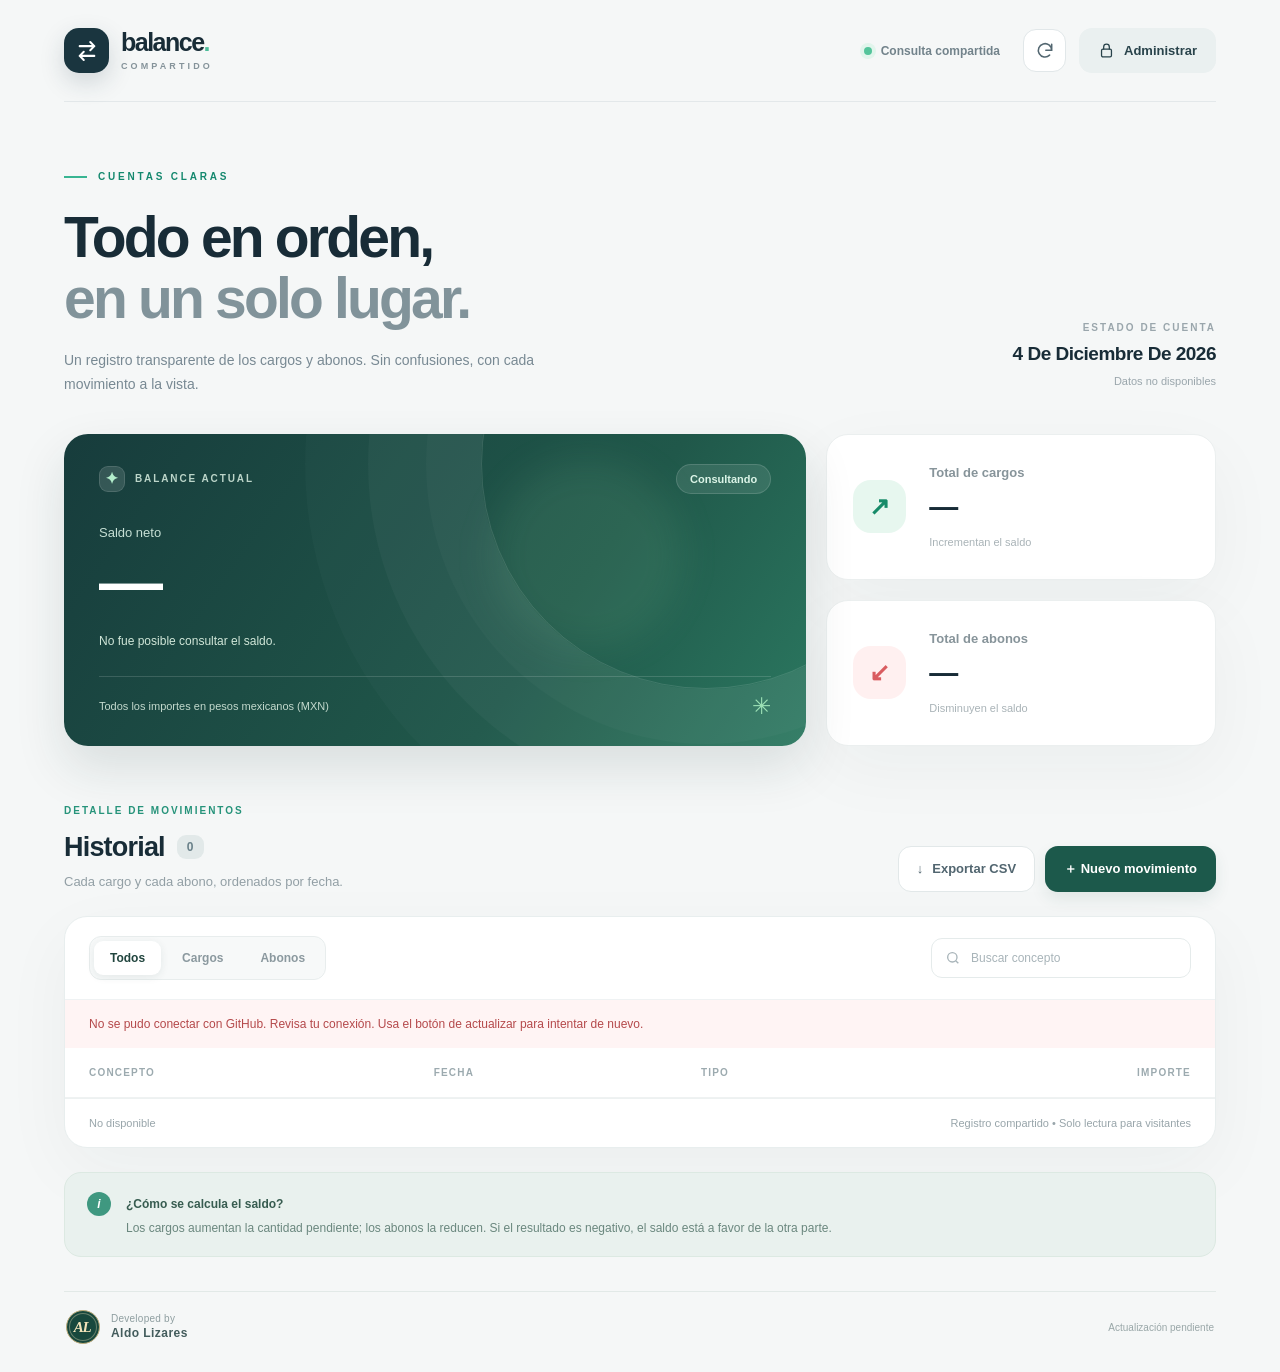
<file: balance/index.html>
<!doctype html>
<html lang="es">
<head>
  <meta charset="utf-8">
  <meta name="viewport" content="width=device-width, initial-scale=1, viewport-fit=cover">
  <meta name="theme-color" content="#f5f7f7">
  <meta name="description" content="Balance compartido: cargos, abonos y saldo neto en un solo lugar.">
  <meta name="apple-mobile-web-app-capable" content="yes">
  <meta name="apple-mobile-web-app-title" content="Balance">
  <title>Balance compartido · Movimientos</title>
  <link rel="icon" type="image/svg+xml" href="favicon.svg?v=2">
  <link rel="icon" type="image/png" sizes="192x192" href="icon-192.png?v=2">
  <link rel="apple-touch-icon" sizes="180x180" href="apple-touch-icon.png?v=2">
  <link rel="manifest" href="manifest.webmanifest?v=2">
  <link rel="stylesheet" href="styles.css?v=4-github-entry">
  <script src="app.js?v=2-github-entry" defer></script>
</head>
<body>
  <div class="site-shell">
    <header class="topbar">
      <div class="brand" aria-label="Balance compartido">
        <span class="brand-symbol" aria-hidden="true"><svg viewBox="0 0 32 32" fill="none"><path d="M7 10h18m0 0-5-5m5 5-5 5M25 22H7m0 0 5-5m-5 5 5 5" stroke="currentColor" stroke-width="2.5" stroke-linecap="round" stroke-linejoin="round"/></svg></span>
        <span class="brand-copy"><strong>balance<span class="brand-dot">.</span></strong><small>COMPARTIDO</small></span>
      </div>
      <div class="nav-actions">
        <span class="live-indicator"><span></span> Consulta compartida</span>
        <button type="button" id="refreshBtn" class="icon-btn" aria-label="Actualizar movimientos" title="Actualizar movimientos"><svg viewBox="0 0 24 24" fill="none" stroke="currentColor" stroke-width="1.9" stroke-linecap="round"><path d="M20 11a8 8 0 1 0-2.5 6M20 4v7h-7"/></svg></button>
        <button type="button" id="adminBtn" class="btn btn-subtle"><svg viewBox="0 0 24 24" fill="none" stroke="currentColor" stroke-width="1.8" stroke-linecap="round"><rect x="5" y="10" width="14" height="11" rx="2"/><path d="M8 10V7a4 4 0 0 1 8 0v3"/></svg><span id="adminBtnText">Administrar</span></button>
      </div>
    </header>
    <main>
      <section class="heading-row">
        <div><p class="eyebrow"><span class="eyebrow-line"></span> CUENTAS CLARAS</p><h1>Todo en orden,<br><span>en un solo lugar.</span></h1><p class="intro">Un registro transparente de los cargos y abonos. Sin confusiones, con cada movimiento a la vista.</p></div>
        <div class="report-date"><span>ESTADO DE CUENTA</span><strong id="todayLabel">—</strong><small id="updatedLabel">Consultando movimientos…</small></div>
      </section>
      <section class="overview" aria-label="Resumen de saldo">
        <article class="balance-card">
          <div class="balance-bg" aria-hidden="true"></div>
          <div class="balance-content">
            <div class="balance-top"><span class="balance-heading"><span class="round-spark">✦</span> BALANCE ACTUAL</span><span id="balancePill" class="balance-pill">Consultando</span></div>
            <div class="balance-middle"><p id="balanceLabel">Saldo neto</p><strong id="balanceAmount" class="balance-amount" aria-live="polite">—</strong><span id="balanceExplanation" class="balance-explanation">Cargando información…</span></div>
            <div class="balance-bottom"><span>Todos los importes en pesos mexicanos (MXN)</span><span class="sparkline" aria-hidden="true">✳</span></div>
          </div>
        </article>
        <div class="totals-column">
          <article class="total-card charge"><div class="total-icon" aria-hidden="true">↗</div><div><p>Total de cargos</p><strong id="chargeTotal">—</strong><small>Incrementan el saldo</small></div></article>
          <article class="total-card payment"><div class="total-icon" aria-hidden="true">↙</div><div><p>Total de abonos</p><strong id="paymentTotal">—</strong><small>Disminuyen el saldo</small></div></article>
        </div>
      </section>
      <section class="movements-section" aria-labelledby="movementsHeading">
        <div class="section-head">
          <div><div class="section-kicker">DETALLE DE MOVIMIENTOS</div><h2 id="movementsHeading">Historial <span id="movementCount" class="count-pill">0</span></h2><p class="section-description">Cada cargo y cada abono, ordenados por fecha.</p></div>
          <div class="section-actions"><button class="btn btn-outline" type="button" id="exportBtn">↓ <span>Exportar CSV</span></button><button class="btn btn-primary" type="button" id="addBtn">＋ Nuevo movimiento</button></div>
        </div>
        <div class="history-panel">
          <div class="toolbar">
            <div class="filters" role="group" aria-label="Filtrar movimientos"><button type="button" class="filter active" data-filter="all" aria-pressed="true">Todos</button><button type="button" class="filter" data-filter="charge" aria-pressed="false">Cargos</button><button type="button" class="filter" data-filter="payment" aria-pressed="false">Abonos</button></div>
            <label class="search-field"><svg viewBox="0 0 24 24" fill="none" stroke="currentColor" stroke-width="2" aria-hidden="true"><circle cx="11" cy="11" r="7"/><path d="m20 20-4-4"/></svg><input id="searchInput" type="search" placeholder="Buscar concepto" aria-label="Buscar por concepto o nota" maxlength="120" autocomplete="off"></label>
          </div>
          <div id="loadError" class="notice notice-error" role="alert" hidden>No se pudo cargar el registro. Comprueba tu conexión y vuelve a intentar.</div>
          <div class="table-scroll"><table class="movement-table"><thead><tr><th>CONCEPTO</th><th>FECHA</th><th>TIPO</th><th class="align-right">IMPORTE</th><th class="actions-heading admin-only" hidden>GESTIÓN</th></tr></thead><tbody id="movementTable"><tr><td colspan="5" class="loading-cell">Cargando movimientos…</td></tr></tbody></table></div>
          <div id="emptyState" class="empty-state" hidden><div class="empty-illustration">≋</div><h3 id="emptyTitle">Todavía no hay movimientos</h3><p id="emptyDescription">Cuando se agreguen cargos o abonos, aparecerán aquí.</p></div>
          <footer class="history-footer"><span id="shownCount">—</span><span>Registro compartido • Solo lectura para visitantes</span></footer>
        </div>
      </section>
      <div class="info-strip"><div class="info-symbol">i</div><div><strong>¿Cómo se calcula el saldo?</strong><p>Los cargos aumentan la cantidad pendiente; los abonos la reducen. Si el resultado es negativo, el saldo está a favor de la otra parte.</p></div></div>
    </main>
    <footer class="page-footer" aria-label="Créditos del sitio">
      <div class="author-signature" aria-label="Developed by Aldo Lizares">
        <span class="author-monogram" aria-hidden="true">AL</span>
        <span class="author-credit"><span class="author-credit-label">Developed by</span><strong class="author-credit-name">Aldo Lizares</strong></span>
      </div>
      <span class="signature-update" id="footerUpdate">Actualización pendiente</span>
    </footer>
  </div>

  <dialog id="accessDialog" class="modal" aria-labelledby="accessTitle">
    <form method="dialog" class="modal-layout" id="accessForm">
      <div class="modal-head"><div class="modal-icon">♢</div><button class="close-btn" type="button" data-close="accessDialog" aria-label="Cerrar">×</button></div>
      <p class="modal-kicker">ACCESO PERSONAL</p><h2 id="accessTitle">Modo administración</h2><p class="modal-subtitle">Los visitantes solo pueden consultar. Para añadir o cambiar movimientos, introduce tu token personal de GitHub.</p>
      <label class="field"><span>Token de acceso</span><input id="tokenInput" type="password" placeholder="github_pat_…" autocomplete="off" autocapitalize="off" spellcheck="false" required></label>
      <div class="secure-note"><span>♧</span><p>Tu token se usa únicamente para conectar con GitHub. No se guarda en esta página ni en tu dispositivo; tendrás que introducirlo al volver a entrar.</p></div>
      <div id="accessError" class="inline-error" role="alert" hidden></div>
      <button type="submit" id="accessSubmit" class="btn btn-primary full-width">Entrar a administrar</button>
      <a class="help-link" href="https://github.com/settings/personal-access-tokens/new" target="_blank" rel="noopener noreferrer">Crear un token de acceso de GitHub ↗</a>
    </form>
  </dialog>

  <dialog id="movementDialog" class="modal" aria-labelledby="movementTitle">
    <form id="movementForm" class="modal-layout">
      <div class="modal-head"><div class="modal-icon">＋</div><button class="close-btn" type="button" data-close="movementDialog" aria-label="Cerrar">×</button></div>
      <p class="modal-kicker">REGISTRO DE MOVIMIENTO</p><h2 id="movementTitle">Nuevo movimiento</h2><p class="modal-subtitle">Registra un cargo que aumente el saldo o un abono que lo disminuya.</p><div class="github-flow-hint" id="githubSaveHelp" hidden><strong>Sin token ni contraseñas nuevas.</strong> Al continuar, se abrirá tu sesión normal de GitHub para confirmar el registro. Solo tu cuenta puede incorporarlo al balance.</div>
      <div class="movement-type-picker" role="group" aria-label="Tipo de movimiento"><label class="type-option charge-option"><input name="type" type="radio" value="charge" checked><span>↗ &nbsp; Cargo</span></label><label class="type-option payment-option"><input name="type" type="radio" value="payment"><span>↙ &nbsp; Abono</span></label></div>
      <div class="fields-grid"><label class="field"><span>Cantidad (MXN)</span><input id="amountInput" name="amount" type="number" min="0.01" max="999999999" step="0.01" inputmode="decimal" placeholder="0.00" required></label><label class="field"><span>Fecha</span><input id="dateInput" name="date" type="date" required></label></div>
      <label class="field"><span>Concepto</span><input id="conceptInput" name="concept" type="text" maxlength="120" placeholder="Ej. Pago de colegiatura" required></label>
      <label class="field"><span>Nota <em>(opcional)</em></span><textarea id="noteInput" name="note" rows="2" maxlength="300" placeholder="Algún detalle útil del movimiento…"></textarea></label>
      <div id="movementError" class="inline-error" role="alert" hidden></div>
      <div class="form-buttons"><button type="button" class="btn btn-outline" data-close="movementDialog">Cancelar</button><button type="submit" id="saveBtn" class="btn btn-primary">Guardar movimiento</button></div>
    </form>
  </dialog>
  <div id="toast" class="toast" role="status" aria-live="polite"></div>
</body>
</html>
</file>
<file: balance/styles.css>
:root{--ink:#182c37;--muted:#87939a;--line:#e8edee;--off:#f5f7f7;--white:#fff;--green:#178b69;--mint:#e7f7ef;--red:#d95c60;--blush:#fff0f0;--shadow:0 22px 70px rgba(17,43,54,.045)}*{box-sizing:border-box}html{scroll-behavior:smooth}body{margin:0;background:var(--off);color:var(--ink);font:15px/1.5 -apple-system,BlinkMacSystemFont,"Segoe UI",Inter,Arial,sans-serif;-webkit-font-smoothing:antialiased}button,input,textarea{font:inherit}button{cursor:pointer}button:disabled{opacity:.55;cursor:wait}a{color:inherit}svg{width:20px;height:20px;display:block}[hidden]{display:none!important}::selection{background:#bce9db;color:#172d37}.site-shell{max-width:1240px;padding:0 44px;margin:0 auto}.topbar{display:flex;justify-content:space-between;align-items:center;border-bottom:1px solid #e3e8ea;min-height:102px;gap:18px}.brand{display:flex;align-items:center;gap:12px}.brand-symbol{display:grid;place-items:center;width:45px;height:45px;border-radius:15px;background:#1a353f;color:white;box-shadow:0 9px 25px #1d37452b}.brand-symbol svg{width:26px;height:26px}.brand-copy{display:flex;flex-direction:column;gap:0;line-height:1.08}.brand-copy strong{font-size:25px;letter-spacing:-1.5px;font-weight:800}.brand-dot{color:#4cbc99}.brand-copy small{font-size:9px;font-weight:800;letter-spacing:3.1px;color:#85939a;margin-top:6px}.nav-actions{display:flex;align-items:center;gap:13px}.live-indicator{color:#72838b;display:flex;align-items:center;gap:9px;font-size:12px;font-weight:650;margin-right:10px}.live-indicator>span{width:8px;height:8px;border-radius:50%;background:#54c49b;box-shadow:0 0 0 4px #e1f5ec}.icon-btn{width:43px;height:43px;border:1px solid #e1e7e9;border-radius:13px;background:white;color:#526670;display:grid;place-items:center;transition:.2s}.icon-btn:hover,.btn:hover{transform:translateY(-1px)}.btn{display:inline-flex;align-items:center;justify-content:center;gap:9px;border:1px solid transparent;border-radius:13px;padding:12px 18px;font-size:13px;font-weight:750;white-space:nowrap;transition:transform .2s,background .2s,border-color .2s;min-height:44px}.btn svg{width:17px;height:17px}.btn-subtle{background:#eaf0f0;color:#29434b}.btn-subtle:hover{background:#e2eceb}.btn-primary{background:#1c594b;color:white;box-shadow:0 7px 16px #1c594b18}.btn-primary:hover{background:#16493f}.btn-outline{border-color:#e2e8e9;color:#526670;background:white}.btn-outline:hover{border-color:#a9c7be}.heading-row{padding:67px 0 37px;display:flex;justify-content:space-between;align-items:flex-end;gap:32px}.eyebrow{font-size:10px;font-weight:800;letter-spacing:2.8px;color:#14886e;display:flex;align-items:center;gap:11px;margin:0 0 23px}.eyebrow-line{width:23px;height:2px;background:#38b592}.heading-row h1{font-size:clamp(37px,4.6vw,57px);font-weight:810;line-height:1.07;letter-spacing:-2.8px;margin:0}.heading-row h1 span{color:#81939a}.intro{margin:20px 0 0;max-width:540px;color:#788993;font-size:14px;line-height:1.7}.report-date{display:flex;flex-direction:column;align-items:flex-end;gap:5px;text-align:right;padding-bottom:7px;flex-shrink:0}.report-date>span{font-size:10px;letter-spacing:2px;color:#9aa6ac;font-weight:800}.report-date strong{font-size:19px;letter-spacing:-.5px;text-transform:capitalize}.report-date small{color:#9aa6ac;font-size:11px}.overview{display:grid;grid-template-columns:minmax(0,1.6fr) minmax(275px,.84fr);gap:20px}.balance-card{position:relative;overflow:hidden;border-radius:24px;background:linear-gradient(125deg,#173c3c 0%,#20584a 65%,#2b7860 100%);color:white;min-height:312px;box-shadow:0 22px 50px #193a3520}.balance-bg{position:absolute;right:-125px;top:-195px;width:450px;height:450px;border:1px solid #ffffff20;border-radius:50%;box-shadow:0 0 0 55px #ffffff06,0 0 0 113px #ffffff08,0 0 0 176px #ffffff05}.balance-bg:after{content:"";position:absolute;width:190px;height:190px;border-radius:50%;background:#a1e7ad17;filter:blur(18px);top:220px;left:10px}.balance-content{position:relative;z-index:1;display:flex;flex-direction:column;height:100%;min-height:312px;padding:30px 35px 28px}.balance-top,.balance-bottom{display:flex;align-items:center;justify-content:space-between;gap:12px}.balance-heading{display:flex;align-items:center;gap:10px;font-size:10px;font-weight:800;letter-spacing:1.9px;color:#bcd5c9}.round-spark{display:grid;place-items:center;width:26px;height:26px;background:#ffffff20;border:1px solid #ffffff1f;border-radius:9px;color:#b3eecc;font-size:16px}.balance-pill{background:#ffffff19;border:1px solid #ffffff24;border-radius:999px;padding:6px 13px;font-size:11px;font-weight:700;color:#dcf5e8;white-space:nowrap}.balance-middle{flex:1;display:flex;justify-content:center;flex-direction:column;padding:15px 0 12px}.balance-middle p{font-size:13px;color:#c6dfd4;margin:0 0 4px}.balance-amount{font-size:clamp(43px,5vw,68px);line-height:1.13;letter-spacing:-2.4px;font-weight:790;font-variant-numeric:tabular-nums;overflow-wrap:anywhere}.balance-explanation{font-size:12px;color:#d1e7d9;margin-top:13px}.balance-bottom{border-top:1px solid #ffffff25;padding-top:18px;font-size:11px;color:#c4dace}.sparkline{font-size:23px;color:#9ce1b6;line-height:1}.totals-column{display:grid;grid-template-rows:1fr 1fr;gap:20px}.total-card{background:white;border:1px solid #ebefef;border-radius:22px;padding:26px;display:flex;align-items:center;gap:23px;box-shadow:var(--shadow);min-width:0}.total-icon{width:53px;height:53px;border-radius:18px;display:grid;place-items:center;font-size:25px;font-weight:700;flex:none}.charge .total-icon{color:var(--green);background:var(--mint)}.payment .total-icon{color:var(--red);background:var(--blush)}.total-card p{font-size:13px;color:#87949a;margin:0 0 4px;font-weight:650}.total-card strong{font-size:clamp(22px,2.5vw,29px);font-weight:790;letter-spacing:-.8px;font-variant-numeric:tabular-nums;overflow-wrap:anywhere}.total-card small{font-size:11px;color:#a9b3b7;display:block;margin-top:4px}.movements-section{margin-top:57px}.section-head{display:flex;justify-content:space-between;align-items:flex-end;gap:18px;margin-bottom:24px}.section-kicker,.modal-kicker{font-weight:800;font-size:10px;letter-spacing:2px;color:#27947b;margin-bottom:9px}.section-head h2{margin:0;font-size:27px;letter-spacing:-.8px;display:flex;gap:12px;align-items:center}.count-pill{padding:3px 10px;background:#e2e9e9;color:#698089;font-size:12px;border-radius:9px;letter-spacing:0}.section-description{margin:5px 0 0;font-size:13px;color:#929fa5}.section-actions{display:flex;gap:10px}.history-panel{background:white;border:1px solid #e8eeee;border-radius:23px;box-shadow:var(--shadow);overflow:hidden}.toolbar{padding:19px 24px;border-bottom:1px solid #eff2f3;display:flex;align-items:center;justify-content:space-between;gap:18px}.filters{display:flex;gap:5px;border:1px solid #e8eded;border-radius:12px;padding:4px;background:#f7f9f9}.filter{border:0;border-radius:9px;background:transparent;color:#8b999f;padding:8px 16px;font-size:12px;font-weight:750}.filter.active{background:white;color:#21453e;box-shadow:0 2px 8px #1c393b16}.search-field{display:flex;align-items:center;gap:8px;border:1px solid #e5ebeb;background:white;border-radius:11px;padding:0 13px;color:#a8b4b9;max-width:260px;width:100%;height:40px}.search-field svg{width:16px;height:16px;flex:none}.search-field input{background:transparent;outline:none;border:0;width:100%;font-size:12px;min-width:0;color:#334852}.search-field input::placeholder{color:#a8b4b9}.table-scroll{width:100%;overflow-x:auto}.movement-table{border-collapse:collapse;width:100%;text-align:left;table-layout:auto}.movement-table th{font-size:10px;font-weight:800;letter-spacing:1.2px;color:#9caaaf;padding:17px 24px;border-bottom:1px solid #eff2f2;white-space:nowrap}.movement-table td{padding:20px 24px;border-bottom:1px solid #f0f3f3;vertical-align:middle;font-size:13px;color:#6b7b83}.movement-table tr:last-child td{border-bottom:0}.movement-table .align-right{text-align:right}.movement-table td.amount-cell{text-align:right;font-size:15px;font-weight:800;font-variant-numeric:tabular-nums;white-space:nowrap}.amount-positive{color:var(--green)!important}.amount-negative{color:var(--red)!important}.concept-cell{min-width:230px}.concept-wrap{display:flex;align-items:center;gap:13px}.transaction-icon{width:41px;height:41px;border-radius:12px;display:grid;place-items:center;flex:none;font-size:21px;font-weight:650}.transaction-icon.charge{background:var(--mint);color:var(--green)}.transaction-icon.payment{background:var(--blush);color:var(--red)}.concept-text{display:flex;flex-direction:column;gap:3px;min-width:0}.concept-text strong{font-size:13px;color:#273d47;overflow-wrap:anywhere}.concept-text small{font-size:11px;color:#9da9ae;overflow-wrap:anywhere}.type-chip{border-radius:8px;padding:6px 11px;font-size:11px;font-weight:750;white-space:nowrap}.type-chip.charge{background:var(--mint);color:var(--green)}.type-chip.payment{background:var(--blush);color:var(--red)}.action-buttons{display:flex;gap:6px;justify-content:end}.action-buttons button{border:1px solid #edf1f1;border-radius:9px;background:#fff;color:#86959d;padding:8px;font-size:15px}.action-buttons button:hover{background:#f5f9f8;color:#264b46}.action-buttons .delete:hover{background:#fff1f1;color:#c75056}.loading-cell{text-align:center!important;padding:60px 20px!important;color:#8a9ba1!important}.history-footer{display:flex;align-items:center;justify-content:space-between;gap:12px;border-top:1px solid #edf1f1;padding:16px 24px;color:#98a5aa;font-size:11px}.empty-state{text-align:center;padding:65px 25px 72px;color:#8a999f}.empty-illustration{width:66px;height:66px;border-radius:22px;background:#eff5f2;color:#418c72;margin:0 auto 20px;display:grid;place-items:center;font-size:44px;font-weight:600}.empty-state h3{color:#334650;font-size:17px;margin:0 0 6px}.empty-state p{font-size:13px;margin:0}.notice{padding:15px 24px;font-size:12px}.notice-error{background:#fff4f4;color:#b5494b}.info-strip{display:flex;gap:15px;align-items:flex-start;background:#e9f1ee;border:1px solid #dce9e2;padding:19px 22px;border-radius:17px;margin-top:24px}.info-symbol{display:grid;place-items:center;width:24px;height:24px;border-radius:50%;background:#3f9880;color:white;font-size:12px;font-weight:800;font-style:italic;flex:none}.info-strip strong{font-size:12px;color:#375c50}.info-strip p{margin:4px 0 0;color:#6a877e;font-size:12px;line-height:1.55}.page-footer{margin:50px 0 0;padding:27px 0 44px;border-top:1px solid #e3e9e9;display:flex;align-items:center;justify-content:space-between;gap:20px;color:#9faeb2;font-size:11px}.page-footer>span:first-child{font-size:15px;font-weight:800;color:#344f51;letter-spacing:-.7px}.page-footer>span:first-child>span:last-child{font-size:11px;font-weight:500;letter-spacing:0;color:#9faeb2;margin-left:8px}.modal{border:1px solid #e8eded;border-radius:23px;padding:0;width:min(490px,calc(100% - 28px));max-height:calc(100dvh - 30px);overflow:auto;color:var(--ink);background:white;box-shadow:0 30px 90px #13272e4d}.modal::backdrop{background:rgba(14,30,36,.58);backdrop-filter:blur(5px)}.modal-layout{padding:29px;display:flex;flex-direction:column;gap:16px}.modal-head{display:flex;align-items:center;justify-content:space-between}.modal-icon{width:44px;height:44px;display:grid;place-items:center;background:#eaf6f0;color:#318e70;border-radius:15px;font-weight:800;font-size:24px}.close-btn{width:35px;height:35px;display:grid;place-items:center;background:#f4f7f7;border:0;border-radius:11px;color:#758790;font-size:25px}.modal-kicker{margin:4px 0 -15px}.modal h2{margin:0;font-size:27px;letter-spacing:-.8px;line-height:1.13}.modal-subtitle{color:#89979c;font-size:13px;line-height:1.6;margin:-6px 0 4px}.field{display:flex;flex-direction:column;gap:7px;min-width:0}.field>span{color:#4d626a;font-size:12px;font-weight:750}.field em{font-style:normal;font-weight:500;color:#a5b0b4}.field input,.field textarea{outline:0;width:100%;background:#f8fafa;border:1px solid #e6eded;border-radius:11px;padding:12px 13px;font-size:14px;color:#263b45;transition:border-color .2s,background .2s}.field textarea{resize:vertical;min-height:80px}.field input:focus,.field textarea:focus{border-color:#50af93;background:white;box-shadow:0 0 0 3px #5bcb9e16}.field input::placeholder,.field textarea::placeholder{color:#b0bbbf}.fields-grid{display:grid;grid-template-columns:1fr 1fr;gap:14px}.movement-type-picker{display:flex;gap:10px}.type-option{flex:1;min-width:0;cursor:pointer}.type-option input{position:absolute;opacity:0;pointer-events:none}.type-option span{display:flex;align-items:center;justify-content:center;border:1.5px solid #e7eded;background:#f7f9f9;color:#8b989d;border-radius:11px;padding:13px;font-size:13px;font-weight:750}.charge-option input:checked+span{color:var(--green);background:#e6f7ef;border-color:#8bd2b5}.payment-option input:checked+span{color:var(--red);background:#fff0f0;border-color:#efacae}.type-option input:focus-visible+span{outline:3px solid #b5dbcd}.form-buttons{display:flex;justify-content:flex-end;gap:9px;margin-top:5px}.full-width{width:100%}.help-link{text-align:center;font-size:12px;color:#5a907e;text-decoration:none}.help-link:hover{text-decoration:underline}.secure-note{display:flex;align-items:flex-start;gap:12px;background:#f3f8f5;border-radius:11px;padding:12px 14px}.secure-note>span{color:#34886d;font-size:20px;line-height:1}.secure-note p{margin:0;font-size:11px;color:#779087;line-height:1.5}.inline-error{background:#fff0f0;color:#ac4348;border-radius:9px;padding:11px 12px;font-size:12px}.toast{position:fixed;bottom:max(22px,env(safe-area-inset-bottom));left:50%;transform:translate(-50%,30px);background:#183d38;color:white;border-radius:12px;padding:13px 18px;z-index:1000;font-size:13px;font-weight:650;box-shadow:0 12px 30px #1a3b383a;max-width:calc(100% - 40px);opacity:0;pointer-events:none;transition:opacity .2s,transform .2s}.toast.visible{opacity:1;transform:translate(-50%,0)}@media(max-width:850px){.site-shell{padding:0 24px}.heading-row{padding-top:54px}.overview{grid-template-columns:1fr}.totals-column{grid-template-columns:1fr 1fr;grid-template-rows:auto}.total-card{gap:14px;padding:23px 21px}.total-icon{width:45px;height:45px}.balance-content{min-height:285px}.balance-card{min-height:285px}.report-date{display:none}.live-indicator{display:none}.movement-table th,.movement-table td{padding-left:15px;padding-right:15px}}@media(max-width:600px){.site-shell{padding:0 16px}.topbar{min-height:77px}.brand-symbol{width:39px;height:39px;border-radius:12px}.brand-symbol svg{width:23px;height:23px}.brand-copy strong{font-size:23px}.brand-copy small{font-size:8px;letter-spacing:2.7px}.nav-actions{gap:7px}.btn-subtle{padding:10px 11px;font-size:11px}.icon-btn{width:39px;height:39px}.heading-row{padding:39px 5px 27px}.heading-row h1{font-size:clamp(36px,9.4vw,47px);letter-spacing:-2px}.eyebrow{margin-bottom:20px}.intro{font-size:13px;margin-top:14px}.overview{gap:12px}.balance-card{min-height:282px;border-radius:20px}.balance-content{min-height:282px;padding:24px 23px 23px}.balance-amount{font-size:clamp(42px,10vw,61px);letter-spacing:-2px}.balance-pill{font-size:10px;padding:6px 10px}.balance-heading{font-size:9px;letter-spacing:1.3px}.balance-bottom{font-size:10px}.totals-column{gap:12px}.total-card{border-radius:18px;padding:19px 15px;display:block}.total-icon{width:42px;height:42px;border-radius:13px;margin-bottom:13px}.total-card p{font-size:11px}.total-card strong{font-size:22px}.total-card small{font-size:10px}.movements-section{margin-top:43px}.section-head{align-items:flex-start;flex-direction:column;gap:17px}.section-head h2{font-size:24px}.section-actions{width:100%}.section-actions .btn{flex:1;padding:10px 12px}.toolbar{flex-direction:column;align-items:stretch;padding:14px;gap:12px}.filters{align-self:stretch}.filter{flex:1}.search-field{max-width:none}.history-panel{border-radius:19px}.movement-table,.movement-table tbody,.movement-table tr{display:block;width:100%}.movement-table thead{display:none}.movement-table tr{position:relative;border-bottom:1px solid #edf2f1;padding:14px 18px;display:grid;grid-template-columns:1fr auto;gap:4px 9px}.movement-table tr:last-child{border-bottom:0}.movement-table td{border:0!important;padding:0!important;min-width:0}.movement-table td.concept-cell{grid-column:1 / -1;margin-bottom:8px;min-width:0}.movement-table td.date-cell{font-size:11px;align-self:center;grid-column:1}.movement-table td.type-cell{grid-column:1;grid-row:3;align-self:center}.movement-table td.amount-cell{grid-column:2;grid-row:2 / span 2;align-self:center;font-size:16px}.movement-table td.admin-cell{grid-column:1 / -1;margin-top:9px;border-top:1px dashed #e7eded!important;padding-top:9px!important}.action-buttons{justify-content:flex-start}.concept-wrap{gap:11px}.transaction-icon{width:39px;height:39px}.concept-text strong{font-size:13px}.concept-text small{font-size:10px}.type-chip{font-size:10px;padding:5px 10px}.history-footer{align-items:flex-start;flex-direction:column;padding:14px 18px;gap:5px}.page-footer{margin-top:34px;flex-direction:column;align-items:flex-start;gap:8px;padding-bottom:30px}.modal-layout{padding:22px}.fields-grid{grid-template-columns:1fr 1fr;gap:10px}.fields-grid input{font-size:13px}.info-strip{padding:16px}.empty-state{padding:55px 14px}.form-buttons .btn{flex:1;padding:10px}.section-actions .btn-outline{max-width:45%}}@media(prefers-reduced-motion:reduce){*,*:before,*:after{scroll-behavior:auto!important;animation-duration:.01ms!important;transition-duration:.01ms!important}}@media print{body{background:white}.site-shell{max-width:none;padding:0 18px}.topbar{min-height:65px}.nav-actions,.section-actions,.toolbar,.admin-cell,.actions-heading,.info-strip,.page-footer,.live-indicator{display:none!important}.heading-row{padding:25px 0}.overview{grid-template-columns:1fr 1fr}.balance-card,.balance-content{min-height:220px}.totals-column{gap:10px}.movements-section{margin-top:30px}.history-panel{box-shadow:none}.movement-table thead{display:table-header-group}.movement-table tr{break-inside:avoid}.balance-card{-webkit-print-color-adjust:exact;print-color-adjust:exact}.total-card{box-shadow:none}.movement-table td{padding:12px}}

/* Author credit • AL / Aldo Lizares — intentionally understated */
.page-footer{display:flex;flex-direction:row;align-items:center;justify-content:space-between;gap:16px;margin:34px 0 0;padding:18px 2px 28px;border-top:1px solid #e2e9e7;color:#92a1a4;background:transparent}
.author-signature{display:inline-flex;align-items:center;gap:11px;min-width:0}
.author-monogram{display:inline-flex;align-items:center;justify-content:center;flex:none;width:34px;height:34px;border-radius:50%;background:#18483d;border:1px solid #bcac7c;box-shadow:inset 0 0 0 2px #18483d,inset 0 0 0 3px rgba(245,229,188,.35);color:#f2e4ba;font:italic 600 15px/1 Georgia,"Times New Roman",serif;letter-spacing:-1.3px;padding-right:2px}
.author-credit{display:flex;flex-direction:column;align-items:flex-start;gap:1px;line-height:1.25;white-space:nowrap}
.author-credit-label{font-size:10px;color:#8e9ea0;font-weight:500;letter-spacing:.25px}
.author-credit-name{font-size:12px;font-weight:700;letter-spacing:.45px;color:#435c5c}
.signature-update{font-size:10px;color:#99a7a8;line-height:1.5;text-align:right;max-width:45%}
@media (max-width:600px){.page-footer{flex-direction:row;align-items:center;gap:8px;margin-top:26px;padding:16px 0 22px}.author-signature{gap:8px}.author-monogram{width:30px;height:30px;font-size:14px}.author-credit-label{font-size:9px}.author-credit-name{font-size:11px}.signature-update{font-size:9px;max-width:44%}}
@media(max-width:360px){.page-footer{flex-wrap:wrap}.signature-update{margin-left:38px;max-width:100%;text-align:left}}
@media print{.page-footer{display:none!important}}


/* Friendly GitHub confirmation before saving without a personal token */
.github-flow-hint{display:block;border:1px solid #dcece4;border-radius:12px;padding:12px 14px;background:#f0f7f3;color:#688678;font-size:12px;line-height:1.6;margin:-1px 0 2px}
.github-flow-hint strong{display:block;color:#26745d;font-size:12px;font-weight:750;margin-bottom:2px}
.github-flow-hint[hidden]{display:none}
</file>
